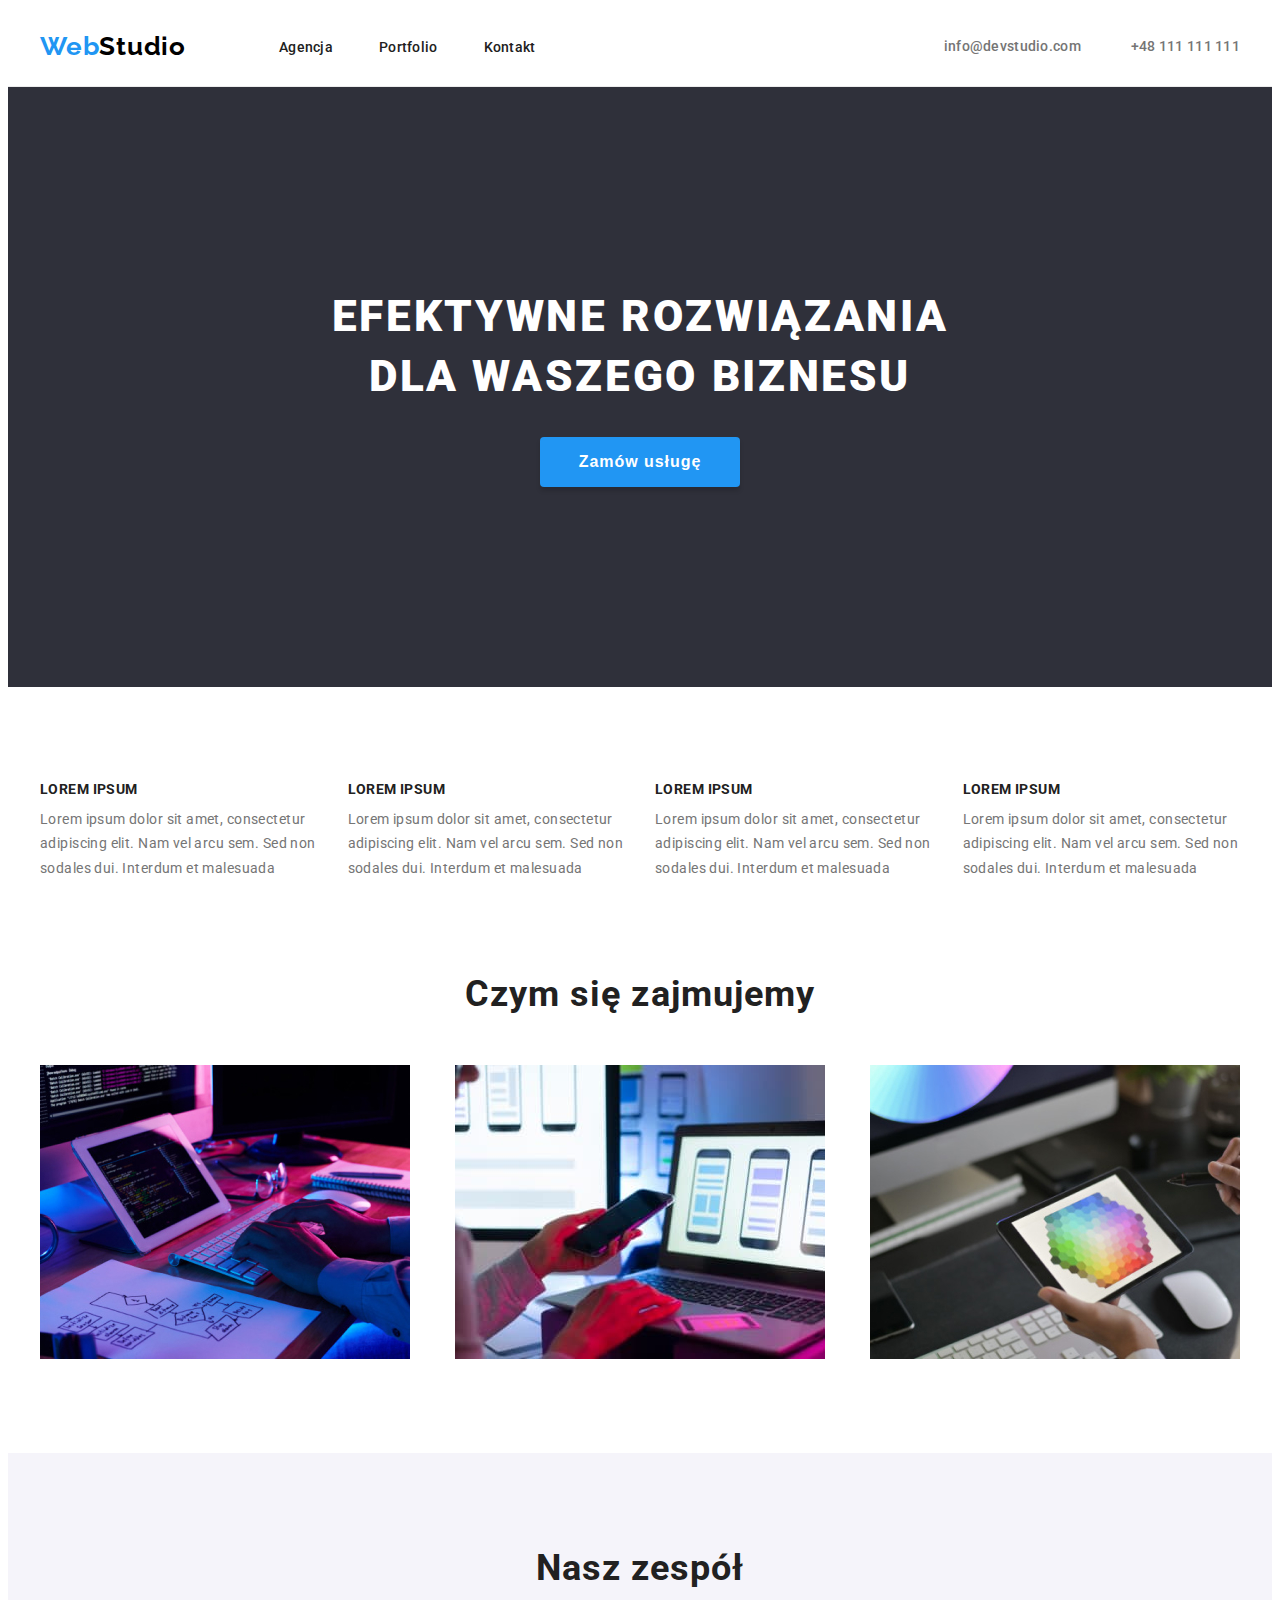
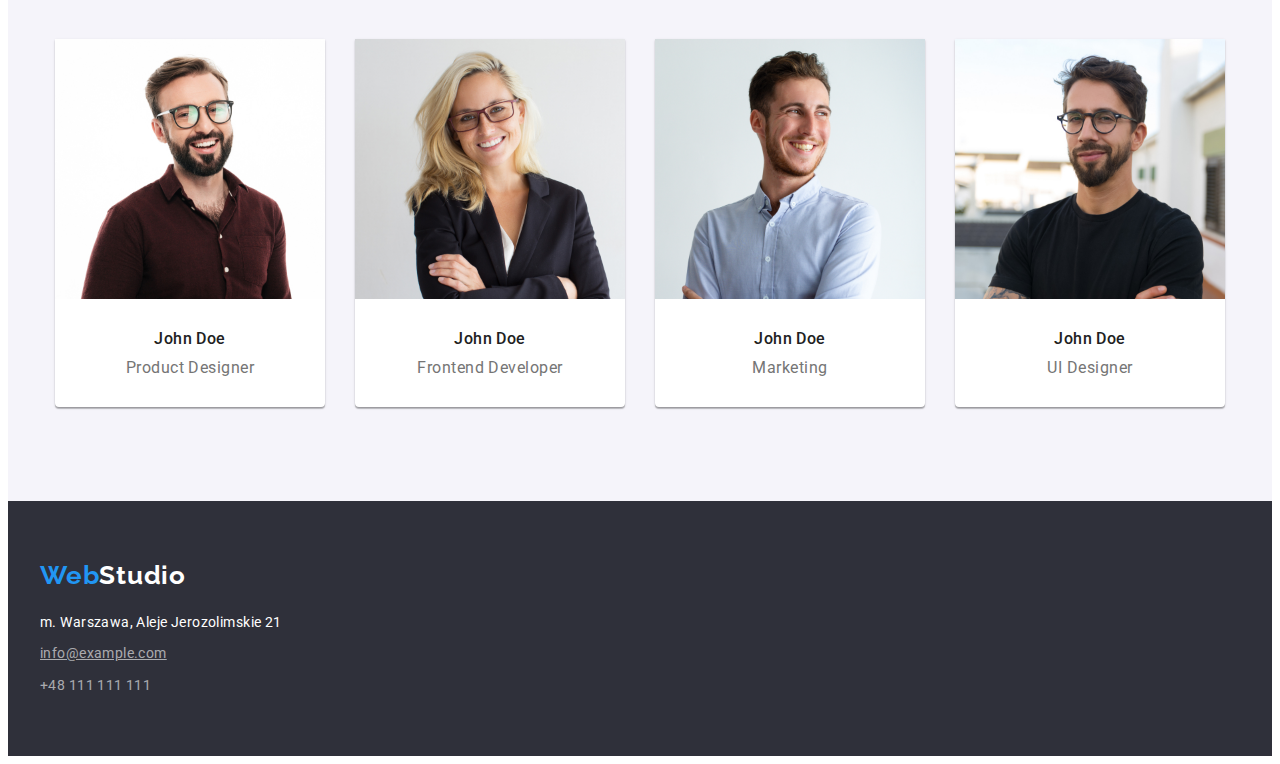
<file: index.html>
<!DOCTYPE html>
<html lang="pl">
  <head>
    <meta charset="UTF-8" />
    <meta http-equiv="X-UA-Compatible" content="IE=edge" />
    <meta name="viewport" content="width=device-width, initial-scale=1.0" />
    <title>Studio</title>

    <!-- End Google fonts links -->
    <link rel="preconnect" href="https://fonts.googleapis.com" />
    <link rel="preconnect" href="https://fonts.gstatic.com" crossorigin />
    <link
      href="https://fonts.googleapis.com/css2?family=Raleway:wght@700&family=Roboto:wght@400;500;700;900&display=swap"
      rel="stylesheet"
    />
    <!--End Google fonts links -->
    <link
      rel="stylesheet"
      href="https://cdnjs.cloudflare.com/ajax/libs/modern-normalize/1.1.0/modern-normalize.min.css"
      integrity="sha512-wpPYUAdjBVSE4KJnH1VR1HeZfpl1ub8YT/NKx4PuQ5NmX2tKuGu6U/JRp5y+Y8XG2tV+wKQpNHVUX03MfMFn9Q=="
      crossorigin="anonymous"
      referrerpolicy="no-referrer"
    />
    <link rel="stylesheet" href="./css/styles.css" />
  </head>

  <!-- LOGO  -->
  <body>
    <header class="top-section">
      <div class="nav-container container">
        <!-- NAVIGATION-->
        <nav class="nav">
          <a class="logo" href="/index.html">Web<span class="logo-black">Studio</span></a>
          <ul class="nav-list">
            <li>
              <a href="#">Agencja</a>
            </li>
            <li><a href="portfolio.html">Portfolio</a></li>
            <li>
              <a href="#">Kontakt</a>
            </li>
          </ul>
        </nav>

        <div class="link-contacts">
          <a href="mailto:info@devstudio.com">info@devstudio.com</a>
          <a href="tel:+48111111111"> +48 111 111 111 </a>
        </div>
      </div>
    </header>

    <!-- MAINE BUTTON -->
    <main>
      <section class="order section">
        <div class="container">
          <h1>Efektywne rozwiązania dla waszego biznesu</h1>
          <button type="button">Zamów usługę</button>
        </div>
      </section>

      <!-- LOREM  -->
      <section class="section articles-bg">
        <div class="container">
          <ul class="articles list">
            <li>
              <h3>Lorem ipsum</h3>
              <p>
                Lorem ipsum dolor sit amet, consectetur adipiscing elit. Nam vel arcu sem. Sed non
                sodales dui. Interdum et malesuada
              </p>
            </li>
            <li>
              <h3>Lorem ipsum</h3>
              <p>
                Lorem ipsum dolor sit amet, consectetur adipiscing elit. Nam vel arcu sem. Sed non
                sodales dui. Interdum et malesuada
              </p>
            </li>
            <li>
              <h3>Lorem ipsum</h3>
              <p>
                Lorem ipsum dolor sit amet, consectetur adipiscing elit. Nam vel arcu sem. Sed non
                sodales dui. Interdum et malesuada
              </p>
            </li>
            <li>
              <h3>Lorem ipsum</h3>
              <p>
                Lorem ipsum dolor sit amet, consectetur adipiscing elit. Nam vel arcu sem. Sed non
                sodales dui. Interdum et malesuada
              </p>
            </li>
          </ul>
        </div>
      </section>

      <!-- IMAGES PORFFESSION -->

      <section class="section profession">
        <div class="profession-image container">
          <h2 class="about-us">Czym się zajmujemy</h2>
          <ul class="profession-list">
            <li>
              <img src="./images/profession/tech-1.jpg" width="370" height="294" alt="Typing" />
            </li>
            <li>
              <img
                src="./images/profession/tech-2.jpg"
                width="370"
                height="294"
                alt="working on a phone and computer"
              />
            </li>
            <li>
              <img
                src="./images/profession/tech-3.jpg"
                width="370"
                height="294"
                alt="working on a laptop "
              />
            </li>
          </ul>
        </div>
      </section>

      <!-- OUR TEAM  -->
      <section class="section bg-team">
        <div class="container">
          <h2 class="our-team">Nasz zespół</h2>
          <ul class="team">
            <li>
              <figure class="our-team-figure">
                <img
                  src="./images/team/john-doe1.jpg"
                  width="270"
                  height="260"
                  alt="John Doe Product Designer"
                />
                <figcaption>
                  <h3 class="john-doe">John Doe</h3>
                  <p class="position">Product Designer</p>
                </figcaption>
              </figure>
            </li>
            <li>
              <figure class="our-team-figure">
                <img
                  src="./images/team/john-doe2.jpg"
                  width="270"
                  height="260"
                  alt="John Doe Frontend Developer"
                />
                <figcaption>
                  <h3 class="john-doe">John Doe</h3>
                  <p class="position">Frontend Developer</p>
                </figcaption>
              </figure>
            </li>
            <li>
              <figure class="our-team-figure">
                <img
                  src="./images/team/john-doe3.jpg"
                  width="270"
                  height="260"
                  alt="John Doe Marketing"
                />
                <figcaption>
                  <h3 class="john-doe">John Doe</h3>
                  <p class="position">Marketing</p>
                </figcaption>
              </figure>
            </li>
            <li>
              <figure class="our-team-figure">
                <img
                  src="./images/team/john-doe4.jpg"
                  width="270"
                  height="260"
                  alt="John Doe UI Designer"
                />
                <figcaption>
                  <h3 class="john-doe">John Doe</h3>
                  <p class="position">UI Designer</p>
                </figcaption>
              </figure>
            </li>
          </ul>
        </div>
      </section>
    </main>
    <!-- FOTTER -->

    <footer class="end-section">
      <div class="container">
        <a class="logo" href="/index.html"> Web<span class="logo-white">Studio</span></a>
        <address class="our-address">
          <ul>
            <li>
              <span class="address">m. Warszawa, Aleje Jerozolimskie 21</span>
            </li>
            <li>
              <a class="contact-mail" href="mailto:info@devstudio.com">info@example.com</a>
            </li>
            <li>
              <a class="contact-tel" href="tel:+48111111111">+48 111 111 111</a>
            </li>
          </ul>
        </address>
      </div>
    </footer>
  </body>
</html>
</file>
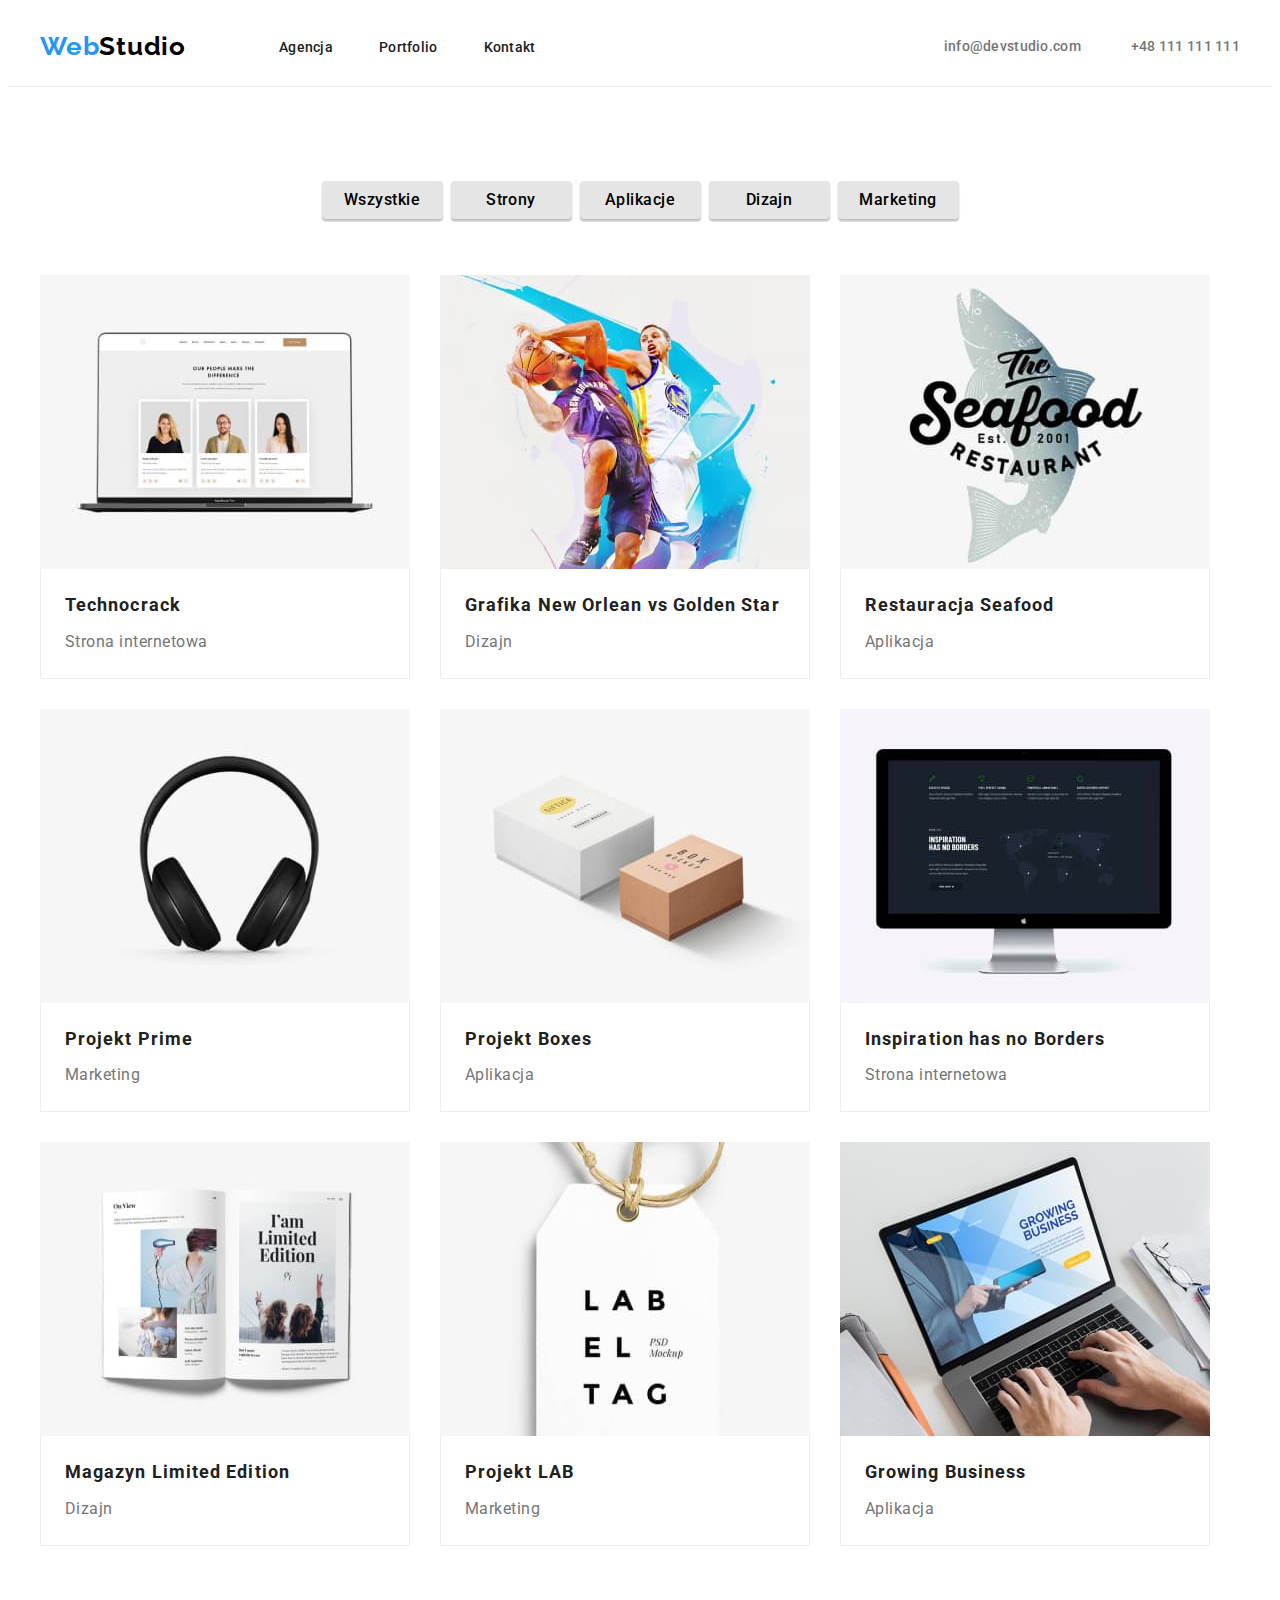
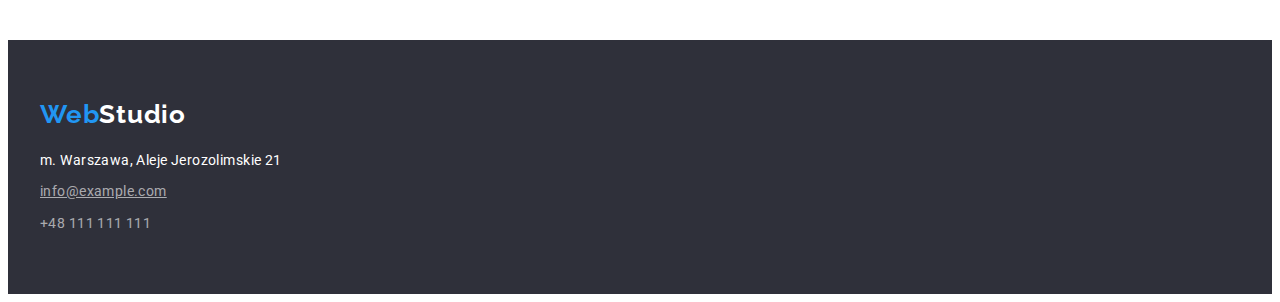
<file: portfolio.html>
<!DOCTYPE html>
<html lang="pl">
  <head>
    <meta charset="UTF-8" />
    <meta http-equiv="X-UA-Compatible" content="IE=edge" />
    <meta name="viewport" content="width=device-width, initial-scale=1.0" />
    <title>Portfolio</title>

    <!--Google fonts links -->
    <link rel="preconnect" href="https://fonts.googleapis.com" />
    <link rel="preconnect" href="https://fonts.gstatic.com" crossorigin />
    <link
      href="https://fonts.googleapis.com/css2?family=Raleway:wght@700&family=Roboto:wght@400;500;700;900&display=swap"
      rel="stylesheet"
    />
    <!--End Google fonts links -->
    <link
      rel="stylesheet"
      href="https://cdnjs.cloudflare.com/ajax/libs/modern-normalize/1.1.0/modern-normalize.min.css"
      integrity="sha512-wpPYUAdjBVSE4KJnH1VR1HeZfpl1ub8YT/NKx4PuQ5NmX2tKuGu6U/JRp5y+Y8XG2tV+wKQpNHVUX03MfMFn9Q=="
      crossorigin="anonymous"
      referrerpolicy="no-referrer"
    />
    <link rel="stylesheet" href="./css/styles.css" />
  </head>

  <body class="portfolio-bg">
    <header class="top-section">
      <div class="nav-container container">
        <!-- NAVIGATION-->
        <nav class="nav">
          <a class="logo" href="/index.html">Web<span class="logo-black">Studio</span></a>
          <ul class="nav-list">
            <li>
              <a href="#">Agencja</a>
            </li>
            <li><a href="portfolio.html">Portfolio</a></li>
            <li>
              <a href="#">Kontakt</a>
            </li>
          </ul>
        </nav>

        <div class="link-contacts">
          <a href="mailto:info@devstudio.com">info@devstudio.com</a>
          <a href="tel:+48111111111"> +48 111 111 111 </a>
        </div>
      </div>
    </header>

    <!-- BUTTONS LIST-->
    <main>
      <section class="section">
        <div class="container">
          <ul class="buttons list">
            <li>
              <button class="buttons-text" type="button">Wszystkie</button>
            </li>
            <li><button class="buttons-text" type="button">Strony</button></li>
            <li>
              <button class="buttons-text" type="button">Aplikacje</button>
            </li>
            <li><button class="buttons-text" type="button">Dizajn</button></li>
            <li>
              <button class="buttons-text" type="button">Marketing</button>
            </li>
          </ul>

          <!-- PORTFOLIO IMG -->

          <ul class="portfolio">
            <li>
              <img src="./images/portfolio/img1.jpg" width="370" height="294" alt="open laptop" />
              <div class="portfolio-subtitles">
                <h3 class="project-name">Technocrack</h3>
                <p class="project-type">Strona internetowa</p>
              </div>
            </li>
            <li>
              <img
                src="./images/portfolio/img2.jpg"
                width="370"
                height="294"
                alt="basketball graphics"
              />
              <div class="portfolio-subtitles">
                <h3 class="project-name">Grafika New Orlean vs Golden Star</h3>
                <p class="project-type">Dizajn</p>
              </div>
            </li>
            <li>
              <img
                src="./images/portfolio/img3.jpg"
                width="370"
                height="294"
                alt="Logo of restaurant"
              />
              <div class="portfolio-subtitles">
                <h3 class="project-name">Restauracja Seafood</h3>
                <p class="project-type">Aplikacja</p>
              </div>
            </li>
            <li>
              <img src="./images/portfolio/img4.jpg" width="370" height="294" alt="headphones" />
              <div class="portfolio-subtitles">
                <h3 class="project-name">Projekt Prime</h3>
                <p class="project-type">Marketing</p>
              </div>
            </li>
            <li>
              <img src="./images/portfolio/img5.jpg" width="370" height="294" alt="two boxes" />
              <div class="portfolio-subtitles">
                <h3 class="project-name">Projekt Boxes</h3>
                <p class="project-type">Aplikacja</p>
              </div>
            </li>
            <li>
              <img src="./images/portfolio/img6.jpg" width="370" height="294" alt="monitor" />
              <div class="portfolio-subtitles">
                <h3 class="project-name">Inspiration has no Borders</h3>
                <p class="project-type">Strona internetowa</p>
              </div>
            </li>
            <li>
              <img src="./images/portfolio/img7.jpg" width="370" height="294" alt="magazyn" />
              <div class="portfolio-subtitles">
                <h3 class="project-name">Magazyn Limited Edition</h3>
                <p class="project-type">Dizajn</p>
              </div>
            </li>
            <li>
              <img src="./images/portfolio/img8.jpg" width="370" height="294" alt="tag" />
              <div class="portfolio-subtitles">
                <h3 class="project-name">Projekt LAB</h3>
                <p class="project-type">Marketing</p>
              </div>
            </li>
            <li>
              <img src="./images/portfolio/img9.jpg" width="370" height="294" alt="web pages" />
              <div class="portfolio-subtitles">
                <h3 class="project-name">Growing Business</h3>
                <p class="project-type">Aplikacja</p>
              </div>
            </li>
          </ul>
        </div>
      </section>
    </main>

    <!-- FUTTER  -->
    <footer class="end-section">
      <div class="container">
        <a class="logo" href="/index.html"> Web<span class="logo-white">Studio</span></a>
        <div>
          <address class="our-address">
            <ul>
              <li>
                <span class="address">m. Warszawa, Aleje Jerozolimskie 21</span>
              </li>
              <li>
                <a class="contact-mail" href="mailto:info@devstudio.com">info@example.com</a>
              </li>
              <li>
                <a class="contact-tel" href="tel:+48111111111">+48 111 111 111</a>
              </li>
            </ul>
          </address>
        </div>
      </div>
    </footer>
  </body>
</html>
</file>
<file: css/styles.css>
:root {
  --brand-color-white: #ffffff;
  --brand-color-gray: #e5e5e5;
  --brand-color-black2: rgba(33, 33, 33, 1);
  --brand-color-blue: #2196f3;
  --brand-color-gray2: #757575;
  --brand-color-dark: #2f303a;
  --brand-color-black: black;
}

ul,
h1,
h2,
h3,
h4,
p {
  margin: 0;
  padding: 0;
}

ul {
  list-style: none;
}

img {
  vertical-align: middle;
}

body {
  color: var(--brand-color-black2);
  background-color: var(--brand-color-white);
  font-family: 'Roboto', sans-serif;
}

.section {
  padding: 94px 0;
}

.container {
  width: 1200px;
  margin: 0px auto;
  padding: 0 15px;
}

/* LOGO */

.logo {
  font-size: 26px;
  color: var(--brand-color-blue);
  font-family: 'Raleway', sans-serif;
  line-height: 1.131;
  letter-spacing: 0.03em;
  text-decoration: none;
  font-style: normal;
  font-weight: 700;
}

.logo-black {
  color: var(--brand-color-black);
}

/* HEADER */

.top-section {
  background-color: var(--brand-color-white);
  padding: 24px 0px 25px;
  border-bottom: 1px solid #ececec;
}

.nav-container {
  display: flex;
  justify-content: space-between;
  align-items: center;
}

.nav {
  display: flex;
  align-items: center;
  gap: 93px;
}

.nav-list {
  display: flex;
  gap: 46px;
}

.nav-list a {
  color: var(--brand-color-black2);
  font-style: normal;
  font-weight: 500;
  font-size: 14px;
  line-height: 1.14;
  letter-spacing: 0.02em;
  text-decoration: none;
  list-style: none;
}

.nav-list a:hover,
.nav-list a:focus {
  color: var(--brand-color-blue);
}

.link-contacts {
  display: flex;
  gap: 50px;
}

.link-contacts a {
  font-size: 14px;
  color: var(--brand-color-gray2);
  font-style: normal;
  font-weight: 500;
  line-height: 1.14;
  letter-spacing: 0.02em;
  list-style-type: none;
  text-decoration-line: none;
}

.link-contacts a:hover,
.link-contacts a:focus {
  color: var(--brand-color-blue);
}

/* MAINE BUTTON */

.order {
  background-color: var(--brand-color-dark);
}

.order > .container {
  display: flex;
  flex-direction: column;
  align-items: center;
  justify-content: center;
  gap: 30px;
}

.order h1 {
  font-weight: 900;
  font-size: 44px;
  line-height: 1.3636;
  text-align: center;
  letter-spacing: 0.06em;
  text-transform: uppercase;
  color: var(--brand-color-white);
  margin: 106px 252px 0;
}

.order button {
  margin-bottom: 106px;
  width: 200px;
  height: 50px;
  font-weight: 700;
  font-size: 16px;
  line-height: 1.875;
  letter-spacing: 0.06em;
  cursor: pointer;
  border: none;
  border-radius: 4px;
  box-shadow: 0px 4px 4px rgba(0, 0, 0, 0.15);
  background: var(--brand-color-blue);
  color: var(--brand-color-white);
}

.order button:hover,
.order button:focus {
  background-color: var(--brand-color-blue);
  color: var(--brand-color-white);
}

/* LOREM  */

.articles h3 {
  font-weight: 700;
  font-size: 14px;
  line-height: 1.143;
  letter-spacing: 0.03em;
  text-transform: uppercase;
  list-style-type: none;
  margin-bottom: 10px;
}

.articles p {
  font-size: 14px;
  line-height: 1.72;
  letter-spacing: 0.03em;
  color: var(--brand-color-gray2);
  list-style-type: none;
}

.articles {
  display: flex;
  justify-content: space-between;
  padding: 0px;
  gap: 30px;
}

/* IMAGES PORFFESSION */

.profession {
  margin-top: -94px;
}

.profession-list {
  display: flex;
  justify-content: space-between;
}

.about-us {
  font-weight: 700;
  font-size: 36px;
  line-height: 1.16;
  text-align: center;
  letter-spacing: 0.03em;
  padding: 0;
  color: #212121;
  margin-bottom: 50px;
}

/* OUR TEAM  */
.bg-team {
  background-color: #f5f4fa;
}

.our-team {
  font-size: 36px;
  line-height: 1.17;
  letter-spacing: 0.03em;
  text-align: center;
  color: #212121;
  margin-bottom: 50px;
}

.team {
  display: flex;
  text-align: center;
  list-style: none;
  justify-content: space-between;
  justify-content: center;
  gap: 30px;
}

.team li {
  box-shadow: 0px 1px 3px rgba(0, 0, 0, 0.12), 0px 1px 1px rgba(0, 0, 0, 0.14),
    0px 2px 1px rgba(0, 0, 0, 0.2);
  border-radius: 0px 0px 4px 4px;
  background-color: var(--brand-color-white);
}

.our-team-figure {
  margin: 0;
}

.john-doe {
  font-weight: 500;
  font-size: 16px;
  line-height: 1.189;
  text-align: center;
  letter-spacing: 0.03em;
  margin: 30px 0 10px;
}

.position {
  font-weight: 400;
  font-size: 16px;
  line-height: 19px;
  text-align: center;
  letter-spacing: 0.03em;
  margin-bottom: 30px;
  color: var(--brand-color-gray2);
}

/* F0TTER */

.end-section {
  background-color: var(--brand-color-dark);
  padding: 60px 0;
}
.logo-white {
  color: var(--brand-color-white);
}

.our-address {
  font-style: normal;
  margin-top: 20px;
}

.our-address span {
  font-size: 14px;
  line-height: 1.6;
  letter-spacing: 0.03em;
  color: var(--brand-color-white);
}

.our-address li {
  margin-top: 9px;
}

.address {
  font-style: normal;
}
.contact-mail {
  text-decoration: none;
  font-size: 14px;
  line-height: 1.6;
  letter-spacing: 0.03em;
  color: rgba(255, 255, 255, 0.6);
  text-decoration-line: underline;
}

.contact-tel {
  text-decoration: none;
  font-size: 14px;
  line-height: 1.6;
  letter-spacing: 0.03em;
  color: rgba(255, 255, 255, 0.6);
}

.our-address a:hover,
.our-address a:focus {
  color: var(--brand-color-blue);
}

/* ===========PORTFOLIO============= */

.portfolio-bg {
  background-color: var(--brand-color-white);
}

/* BUTTONS LIST */
.buttons {
  display: flex;
  justify-content: center;
  gap: 8px;
  margin-bottom: 50px;
}

.buttons-text {
  font-family: 'Roboto', sans-serif;
  background-color: var(--brand-color-gray);
  font-weight: 500;
  font-size: 16px;
  line-height: 1.62;
  text-align: center;
  letter-spacing: 0.03em;
  border: none;
  cursor: pointer;
  border-radius: 4px;
  height: 38px;
  width: 121px;
  box-shadow: 0px 3px 1px rgba(0, 0, 0, 0.1), 0px 1px 2px rgba(0, 0, 0, 0.08),
    0px 2px 2px rgba(0, 0, 0, 0.12);
}

.buttons-text:hover,
.buttons-text:focus {
  background-color: var(--brand-color-blue);
  color: var(--brand-color-white);
}

/* PORTFOLIO IMG */
.portfolio {
  flex-wrap: wrap;
  display: flex;
  padding: 0;
  gap: 30px;
  list-style: none;
  margin-top: 56px;
}
.portfolio-subtitles {
  border: 1px solid #eeeeee;
  border-top: none;
  padding-left: 24px;
  padding-bottom: 20px;
}

.project-name {
  font-weight: 700;
  font-size: 18px;
  line-height: 1.8;
  letter-spacing: 0.06em;
  padding-top: 20px;
  margin-bottom: 4px;
}

.project-type {
  font-weight: 400;
  font-size: 16px;
  line-height: 2;
  letter-spacing: 0.03em;
  color: var(--brand-color-gray2);
}
</file>
